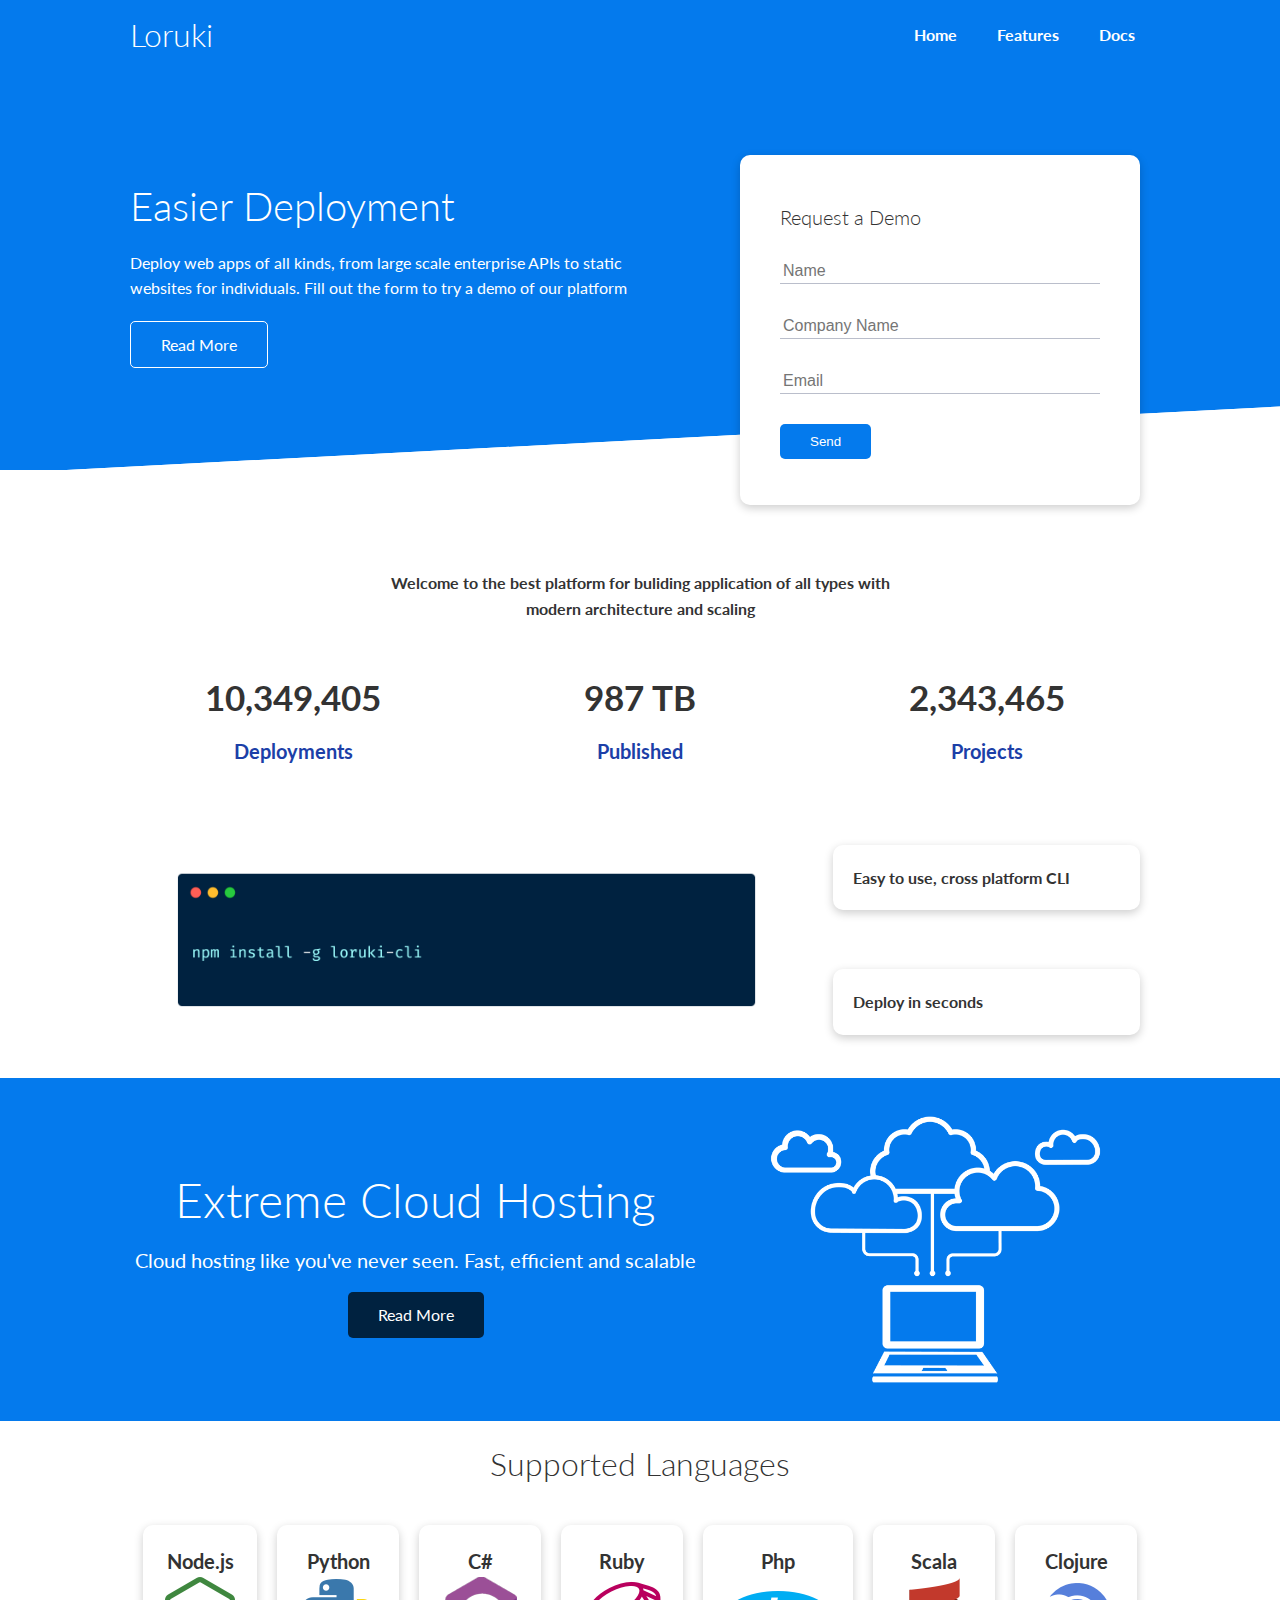
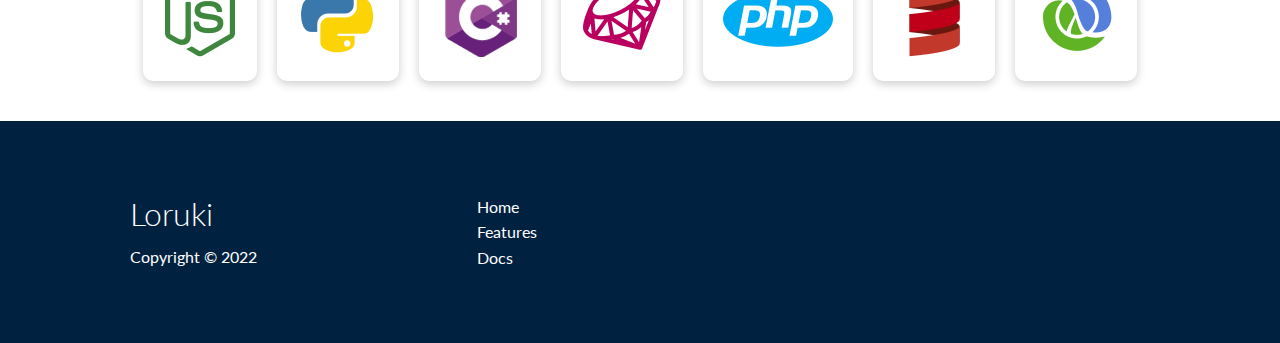
<file: index.html>
<!DOCTYPE html>
<html lang="en">
  <head>
    <meta charset="UTF-8" />
    <meta http-equiv="X-UA-Compatible" content="IE=edge" />
    <meta name="viewport" content="width=device-width, initial-scale=1.0" />
    <link
      rel="stylesheet"
      href="https://cdnjs.cloudflare.com/ajax/libs/font-awesome/6.0.0-beta3/css/all.min.css"
      integrity="sha512-Fo3rlrZj/k7ujTnHg4CGR2D7kSs0v4LLanw2qksYuRlEzO+tcaEPQogQ0KaoGN26/zrn20ImR1DfuLWnOo7aBA=="
      crossorigin="anonymous"
      referrerpolicy="no-referrer"
    />
    <link rel="stylesheet" href="css/style.css" />
    <title>Loruki | Cloud Hosting For Everuone</title>
  </head>
  <body>
    <!-- Navbar -->
    <header class="navbar">
      <div class="container flex">
        <h1 class="logo">Loruki</h1>
        <nav>
          <ul>
            <li><a href="index.html">Home</a></li>
            <li><a href="features.html">Features</a></li>
            <li><a href="docs.html">Docs</a></li>
          </ul>
        </nav>
      </div>
    </header>

    <!-- showcase -->
    <section class="showcase">
      <div class="container grid">
        <section class="showcase-text">
          <h1>Easier Deployment</h1>
          <p>
            Deploy web apps of all kinds, from large scale enterprise APIs to
            static websites for individuals. Fill out the form to try a demo of
            our platform
          </p>
          <a href="features.html" class="btn btn-outline">Read More</a>
        </section>

        <section class="showcase-form card">
          <h2>Request a Demo</h2>
          <form>
            <div class="form-control">
              <input type="text" name="name" placeholder="Name" />
            </div>
            <div class="form-control">
              <input
                type="text"
                name="company"
                placeholder="Company Name"
                required
              />
            </div>
            <div class="form-control">
              <input type="text" name="email" placeholder="Email" />
            </div>
            <input type="submit" value="Send" class="btn btn-primary" />
          </form>
        </section>
      </div>
    </section>

    <!-- Stats -->
    <section class="stats">
      <div class="container">
        <h3 class="stats-heading text-center mY-1 t-16">
          Welcome to the best platform for buliding application of all types
          with modern architecture and scaling
        </h3>
        <section class="grid grid-3 text-center mY-4">
          <div>
            <i class="fas fa-server fa-4x"></i>
            <h3>10,349,405</h3>
            <p class="text-secondary">Deployments</p>
          </div>
          <div>
            <i class="fas fa-upload fa-4x"></i>
            <h3>987 TB</h3>
            <p class="text-secondary">Published</p>
          </div>
          <div>
            <i class="fas fa-project-diagram fa-4x"></i>
            <h3>2,343,465</h3>
            <p class="text-secondary">Projects</p>
          </div>
        </section>
      </div>
    </section>

    <!-- Cli -->
    <section class="cli">
      <div class="container grid">
        <img src="images/cli.png" alt="cli" />
        <div class="card">
          <h3 class="t-16">Easy to use, cross platform CLI</h3>
        </div>
        <div class="card">
          <h3 class="t-16">Deploy in seconds</h3>
        </div>
      </div>
    </section>

    <!-- cloud section -->
    <section class="cloud bg-primary mY-2 pY-2">
      <div class="container grid">
        <div class="text-center">
          <h2 class="t-48">Extreme Cloud Hosting</h2>
          <p class="mY-1 t-20">
            Cloud hosting like you've never seen. Fast, efficient and scalable
          </p>
          <a href="feature.html" class="btn btn-dark t-16">Read More</a>
        </div>
        <img src="images/cloud.png" alt="cloud" />
      </div>
    </section>

    <!-- Languages -->
    <section class="languages">
      <h2 class="t-32 text-center mY-2">Supported Languages</h2>
      <div class="container flex">
        <div class="card">
          <h4 class="t-20">Node.js</h4>
          <img src="images/logos/node.png" alt="node.js" />
        </div>
        <div class="card">
          <h4 class="t-20">Python</h4>
          <img src="images/logos/python.png" alt="python" />
        </div>
        <div class="card">
          <h4 class="t-20">C#</h4>
          <img src="images/logos/csharp.png" alt="c#" />
        </div>
        <div class="card">
          <h4 class="t-20">Ruby</h4>
          <img src="images/logos/ruby.png" alt="ruby" />
        </div>
        <div class="card">
          <h4 class="t-20">Php</h4>
          <img src="images/logos/php.png" alt="php" />
        </div>
        <div class="card">
          <h4 class="t-20">Scala</h4>
          <img src="images/logos/scala.png" alt="scala" />
        </div>
        <div class="card">
          <h4 class="t-20">Clojure</h4>
          <img src="images/logos/clojure.png" alt="clojure" />
        </div>
      </div>
    </section>

    <!-- Footer -->
    <footer class="footer bg-dark pY-5">
      <div class="container grid grid-3">
        <div>
          <h1 class="t-32">Loruki</h1>
          <p class="t-16">Copyright &copy; 2022</p>
        </div>
        <nav>
          <ul>
            <li><a href="index.html" class="t-16">Home</a></li>
            <li><a href="features.html" class="t-16">Features</a></li>
            <li><a href="docs.html" class="t-16">Docs</a></li>
          </ul>
        </nav>
        <div class="social">
          <a href=""><i class="fab fa-github fa-3x"></i></a>
          <a href=""><i class="fab fa-facebook fa-3x"></i></a>
          <a href=""><i class="fab fa-instagram fa-3x"></i></a>
          <a href=""><i class="fab fa-twitter fa-3x"></i></a>
        </div>
      </div>
    </footer>
  </body>
</html>
</file>
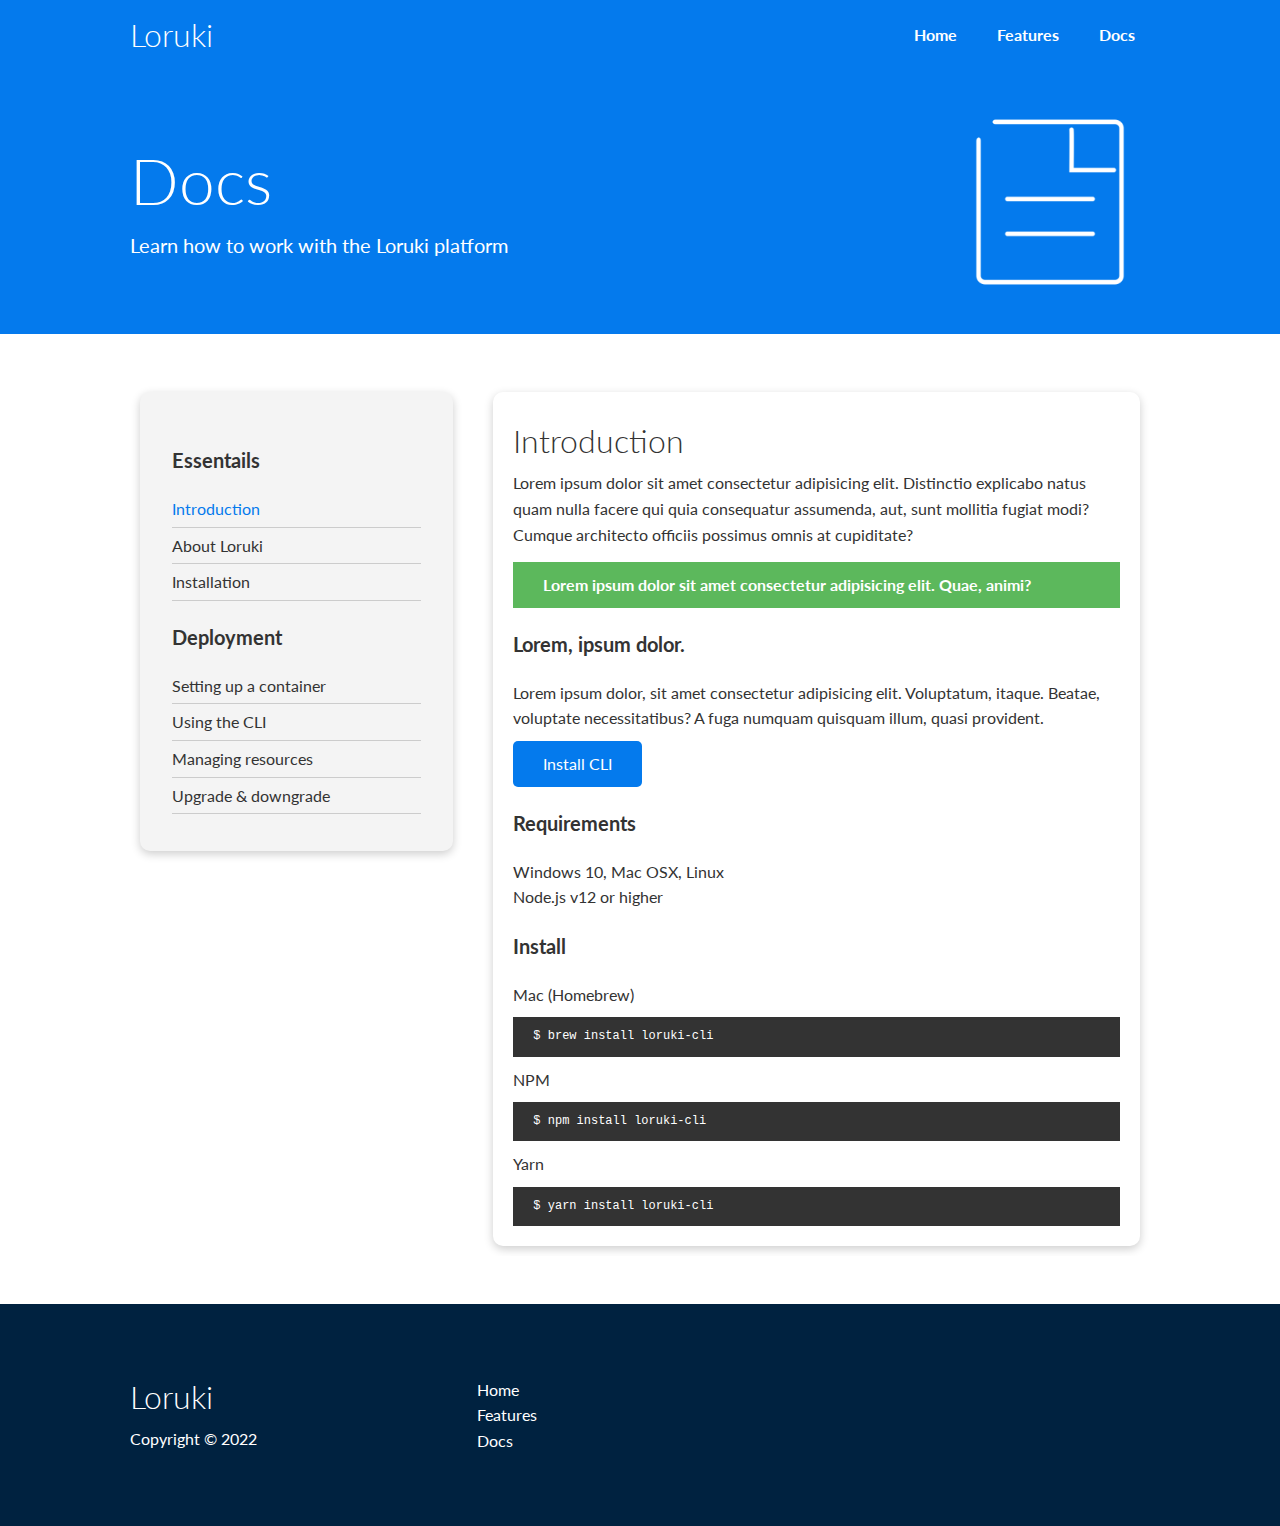
<file: docs.html>
<!DOCTYPE html>
<html lang="en">
  <head>
    <meta charset="UTF-8" />
    <meta http-equiv="X-UA-Compatible" content="IE=edge" />
    <meta name="viewport" content="width=device-width, initial-scale=1.0" />
    <link
      rel="stylesheet"
      href="https://cdnjs.cloudflare.com/ajax/libs/font-awesome/6.0.0-beta3/css/all.min.css"
      integrity="sha512-Fo3rlrZj/k7ujTnHg4CGR2D7kSs0v4LLanw2qksYuRlEzO+tcaEPQogQ0KaoGN26/zrn20ImR1DfuLWnOo7aBA=="
      crossorigin="anonymous"
      referrerpolicy="no-referrer"
    />
    <link rel="stylesheet" href="css/style.css" />
    <title>Loruki | Cloud Hosting For Everuone</title>
  </head>
  <body>
    <!-- Navbar -->
    <header class="navbar">
      <div class="container flex">
        <h1 class="logo">Loruki</h1>
        <nav>
          <ul>
            <li><a href="index.html">Home</a></li>
            <li><a href="features.html">Features</a></li>
            <li><a href="docs.html">Docs</a></li>
          </ul>
        </nav>
      </div>
    </header>

    <!-- Head -->
    <section class="docs-head bg-primary pY-3">
      <div class="container grid">
        <div>
          <h1 class="t-64">Docs</h1>
          <p class="t-20">Learn how to work with the Loruki platform</p>
        </div>
        <img src="images/docs.png" alt="docs" />
      </div>
    </section>

    <!-- Docs main -->
    <main class="docs-main mY-4">
      <div class="container grid">
        <div class="card bg-light p-3">
          <h3 class="mY-2 t-20">Essentails</h3>

          <nav>
            <ul>
              <li><a class="t-16 text-primary" href="#">Introduction</a></li>

              <li><a href="#" class="t-16">About Loruki</a></li>

              <li><a href="#" class="t-16">Installation</a></li>
            </ul>
          </nav>

          <h3 class="mY-2 t-20">Deployment</h3>

          <nav>
            <ul>
              <li><a href="#" class="t-16">Setting up a container</a></li>

              <li><a href="#" class="t-16">Using the CLI</a></li>

              <li><a href="#" class="t-16">Managing resources</a></li>

              <li><a href="#" class="t-16">Upgrade & downgrade</a></li>
            </ul>
          </nav>
        </div>
        <div class="card">
          <h2 class="t-32">Introduction</h2>

          <p class="t-16">
            Lorem ipsum dolor sit amet consectetur adipisicing elit. Distinctio
            explicabo natus quam nulla facere qui quia consequatur assumenda,
            aut, sunt mollitia fugiat modi? Cumque architecto officiis possimus
            omnis at cupiditate?
          </p>

          <div class="alert alert-success t-16">
            <i class="fas fa-info"></i>Lorem ipsum dolor sit amet consectetur
            adipisicing elit. Quae, animi?
          </div>

          <h3 class="t-20">Lorem, ipsum dolor.</h3>

          <p class="t-16">
            Lorem ipsum dolor, sit amet consectetur adipisicing elit.
            Voluptatum, itaque. Beatae, voluptate necessitatibus? A fuga numquam
            quisquam illum, quasi provident.
          </p>

          <a href="#" class="btn btn-primary t-16">Install CLI</a>

          <h3 class="t-20">Requirements</h3>

          <ul>
            <li class="t-16">Windows 10, Mac OSX, Linux</li>
            <li class="t-16">Node.js v12 or higher</li>
          </ul>

          <h3 class="t-20">Install</h3>

          <p class="t-16">Mac (Homebrew)</p>
          <pre><code>$ brew install loruki-cli</code></pre>

          <p class="t-16">NPM</p>
          <pre><code>$ npm install loruki-cli</code></pre>

          <p class="t-16">Yarn</p>
          <pre><code>$ yarn install loruki-cli</code></pre>
        </div>
      </div>
    </main>

    <!-- Footer -->
    <footer class="footer bg-dark pY-5">
      <div class="container grid grid-3">
        <div>
          <h1 class="t-32">Loruki</h1>
          <p class="t-16">Copyright &copy; 2022</p>
        </div>
        <nav>
          <ul>
            <li><a href="index.html" class="t-16">Home</a></li>
            <li><a href="features.html" class="t-16">Features</a></li>
            <li><a href="docs.html" class="t-16">Docs</a></li>
          </ul>
        </nav>
        <div class="social">
          <a href=""><i class="fab fa-github fa-3x"></i></a>
          <a href=""><i class="fab fa-facebook fa-3x"></i></a>
          <a href=""><i class="fab fa-instagram fa-3x"></i></a>
          <a href=""><i class="fab fa-twitter fa-3x"></i></a>
        </div>
      </div>
    </footer>
  </body>
</html>
</file>
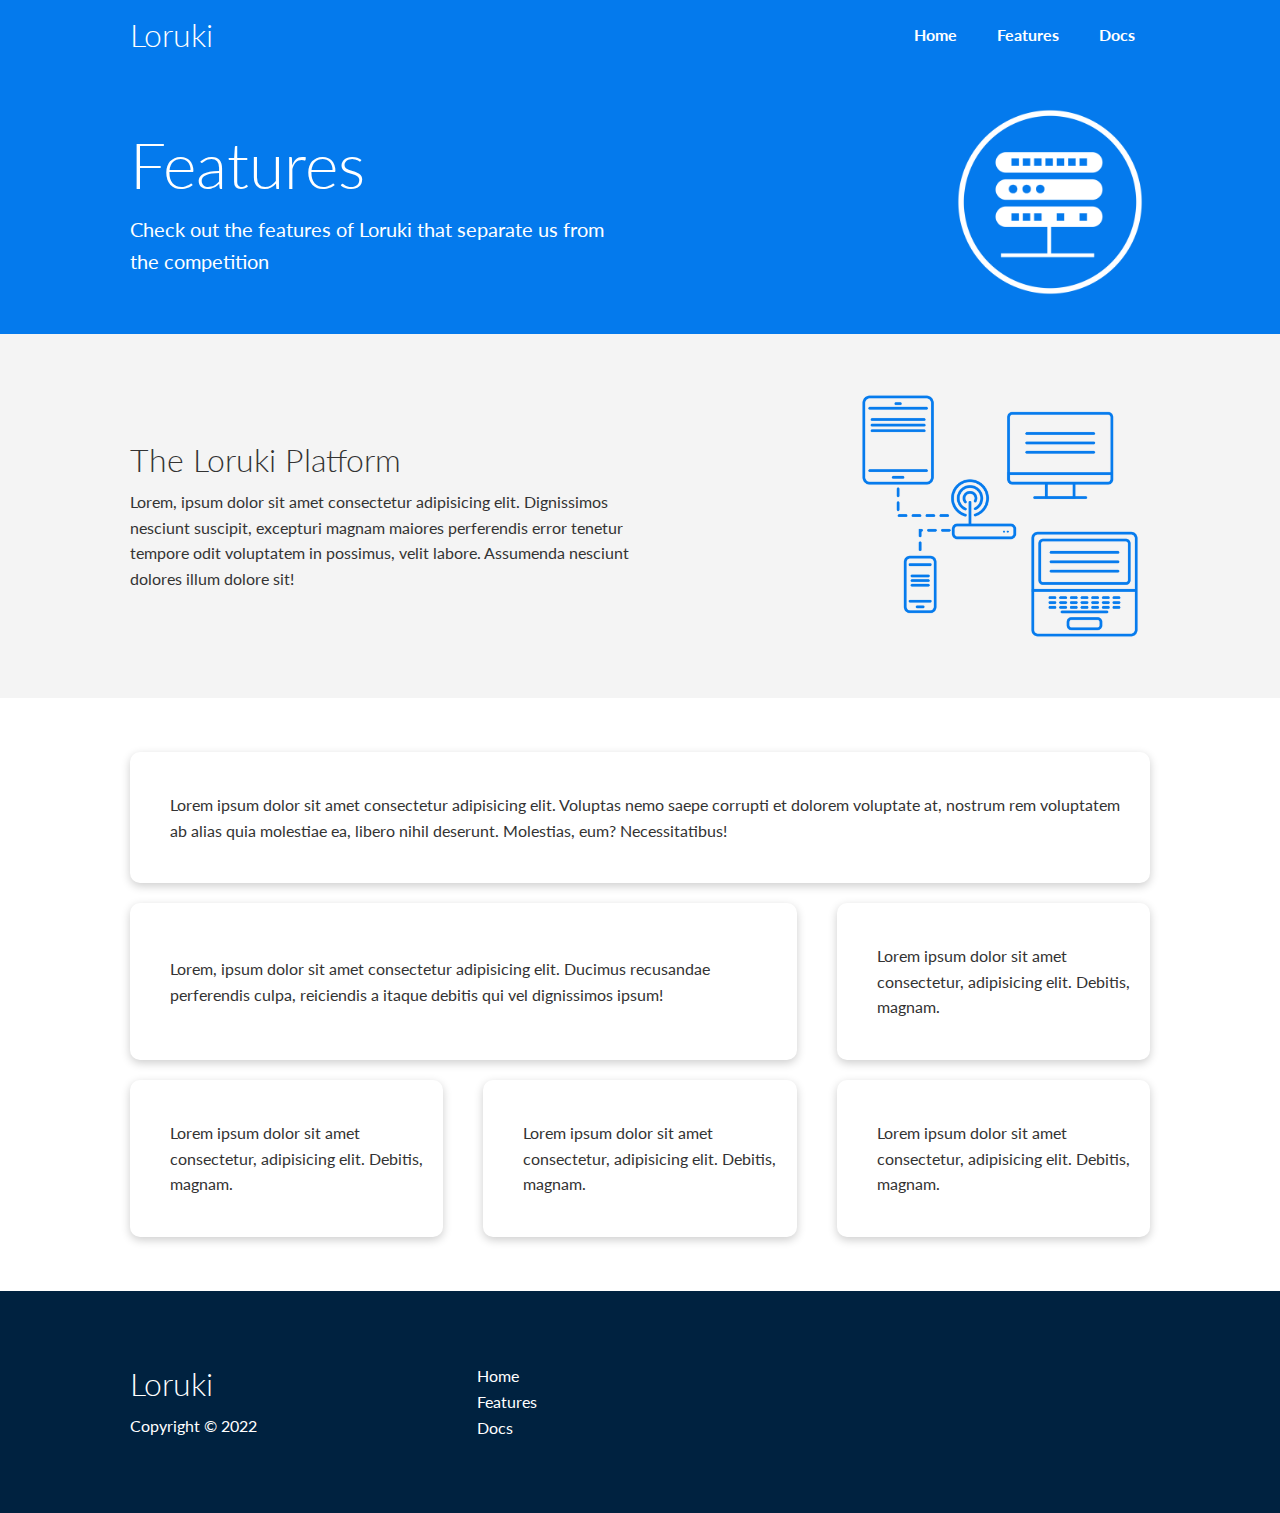
<file: features.html>
<!DOCTYPE html>
<html lang="en">
  <head>
    <meta charset="UTF-8" />
    <meta http-equiv="X-UA-Compatible" content="IE=edge" />
    <meta name="viewport" content="width=device-width, initial-scale=1.0" />
    <link
      rel="stylesheet"
      href="https://cdnjs.cloudflare.com/ajax/libs/font-awesome/6.0.0-beta3/css/all.min.css"
      integrity="sha512-Fo3rlrZj/k7ujTnHg4CGR2D7kSs0v4LLanw2qksYuRlEzO+tcaEPQogQ0KaoGN26/zrn20ImR1DfuLWnOo7aBA=="
      crossorigin="anonymous"
      referrerpolicy="no-referrer"
    />
    <link rel="stylesheet" href="css/style.css" />
    <title>Loruki | Cloud Hosting For Everuone</title>
  </head>
  <body>
    <!-- Navbar -->
    <header class="navbar">
      <div class="container flex">
        <h1 class="logo">Loruki</h1>
        <nav>
          <ul>
            <li><a href="index.html">Home</a></li>
            <li><a href="features.html">Features</a></li>
            <li><a href="docs.html">Docs</a></li>
          </ul>
        </nav>
      </div>
    </header>

    <!-- Head -->
    <section class="features-head bg-primary pY-3">
      <div class="container grid">
        <div>
          <h1 class="t-64">Features</h1>
          <p class="t-20">
            Check out the features of Loruki that separate us from the
            competition
          </p>
        </div>
        <img src="images/server.png" alt="server" />
      </div>
    </section>

    <!-- Sub head -->
    <section class="features-sub bg-light pY-3">
      <div class="container grid">
        <div>
          <h1 class="t-32">The Loruki Platform</h1>
          <p class="t-16">
            Lorem, ipsum dolor sit amet consectetur adipisicing elit.
            Dignissimos nesciunt suscipit, excepturi magnam maiores perferendis
            error tenetur tempore odit voluptatem in possimus, velit labore.
            Assumenda nesciunt dolores illum dolore sit!
          </p>
        </div>
        <img src="images/server2.png" alt="server" />
      </div>
    </section>

    <main class="features-main mY-2">
      <div class="container grid grid-3">
        <div class="card flex">
          <i class="fas fa-server fa-4x"></i>
          <p class="t-16">
            Lorem ipsum dolor sit amet consectetur adipisicing elit. Voluptas
            nemo saepe corrupti et dolorem voluptate at, nostrum rem voluptatem
            ab alias quia molestiae ea, libero nihil deserunt. Molestias, eum?
            Necessitatibus!
          </p>
        </div>
        <div class="card flex">
          <i class="fas fa-network-wired fa-4x"></i>
          <p class="t-16">
            Lorem, ipsum dolor sit amet consectetur adipisicing elit. Ducimus
            recusandae perferendis culpa, reiciendis a itaque debitis qui vel
            dignissimos ipsum!
          </p>
        </div>
        <div class="card flex">
          <i class="fas fa-laptop-code fa-4x"></i>
          <p class="t-16">
            Lorem ipsum dolor sit amet consectetur, adipisicing elit. Debitis,
            magnam.
          </p>
        </div>
        <div class="card flex">
          <i class="fas fa-database fa-4x"></i>
          <p class="t-16">
            Lorem ipsum dolor sit amet consectetur, adipisicing elit. Debitis,
            magnam.
          </p>
        </div>
        <div class="card flex">
          <i class="fas fa-power-off fa-4x"></i>
          <p class="t-16">
            Lorem ipsum dolor sit amet consectetur, adipisicing elit. Debitis,
            magnam.
          </p>
        </div>
        <div class="card flex">
          <i class="fas fa-upload fa-4x"></i>
          <p class="t-16">
            Lorem ipsum dolor sit amet consectetur, adipisicing elit. Debitis,
            magnam.
          </p>
        </div>
      </div>
    </main>

    <!-- Footer -->
    <footer class="footer bg-dark pY-5">
      <div class="container grid grid-3">
        <div>
          <h1 class="t-32">Loruki</h1>
          <p class="t-16">Copyright &copy; 2022</p>
        </div>
        <nav>
          <ul>
            <li><a href="index.html" class="t-16">Home</a></li>
            <li><a href="features.html" class="t-16">Features</a></li>
            <li><a href="docs.html" class="t-16">Docs</a></li>
          </ul>
        </nav>
        <div class="social">
          <a href=""><i class="fab fa-github fa-3x"></i></a>
          <a href=""><i class="fab fa-facebook fa-3x"></i></a>
          <a href=""><i class="fab fa-instagram fa-3x"></i></a>
          <a href=""><i class="fab fa-twitter fa-3x"></i></a>
        </div>
      </div>
    </footer>
  </body>
</html>
</file>
<file: css/style.css>
@import url("https://fonts.googleapis.com/css2?family=Lato:wght@300&display=swap");
@import url("./utilities.css");
:root {
  --primary-color: #047aed;
  --secondary-color: #1c3fa8;
  --dark-color: #002240;
  --light-color: #f4f4f4;
  --success-color: #5cb85c;
  --error-color: #d9534f;
  --grey-color: #333;
  --white-color: #fff;
}

* {
  box-sizing: border-box;
  padding: 0;
  margin: 0;
}

html {
  font-size: 10px;
}

body {
  font-family: "lato", "sans-serif";
  color: var(--grey-color);
  line-height: 1.6;
}

ul {
  list-style: none;
}

a {
  text-decoration: none;
  color: var(--grey-color);
}

h1,
h2 {
  font-weight: 300;
  line-height: 1.2;
  margin: 1rem 0;
}

p {
  margin: 1rem 0;
}

img {
  width: 100%;
}

code,
pre {
  background-color: var(--grey-color);
  color: var(--white-color);
  padding: 1rem;
  font-size: 1.2rem;
}

/* Navbar Section */
.navbar .flex {
  justify-content: space-between;
}

.navbar {
  background-color: var(--primary-color);
  color: var(--white-color);
  height: 7rem;
}

.logo {
  font-size: 3.2rem;
}

.navbar ul {
  display: flex;
  gap: 1rem;
}

.navbar a {
  color: var(--white-color);
  margin: 0 0.5rem;
  padding: 1rem;
  font-size: 1.6rem;
  font-weight: bold;
}

.navbar a:hover {
  border-bottom: 2px var(--white-color) solid;
}

/* Showcase */
.showcase {
  background-color: var(--primary-color);
  height: 40rem;
  color: var(--white-color);
  position: relative;
}

.showcase::before,
.showcase::after {
  content: "";
  position: absolute;
  height: 10rem;
  bottom: -7rem;
  right: 0;
  left: 0;
  background-color: var(--white-color);
  transform: skewY(-3deg);
  -webkit-transform: skewY(-3deg);
  -moz-transform: skewY(-3deg);
  -ms-transform: skewY(-3deg);
}

.showcase .grid {
  overflow: visible;
}

.showcase-form {
  position: relative;
  top: 6rem;
  height: 35rem;
  width: 40rem;
  padding: 4rem;
  z-index: 10;
  justify-self: flex-end;
  animation: slideInFormRight 1s ease-in;

}

.showcase-text {
  animation: slideInFormLeft 1s ease-in;
}

.showcase-form .form-control {
  margin: 3rem 0;
}

.showcase-form input[type="text"],
.showcase-form input[type="email"] {
  border: 0;
  border-bottom: 1px solid #babecb;
  width: 100%;
  padding: 3px;
  font-size: 1.6rem;
}

.showcase-form input:focus {
  outline: none;
}

.showcase h1 {
  font-size: 4rem;
}

.showcase h2 {
  font-size: 2rem;
}

.showcase p {
  margin: 2rem 0;
  font-size: 1.6rem;
}

.showcase a {
  font-size: 1.6rem;
}

/* State */
.stats {
  padding-top: 10rem;
  animation: slideInFormBottom 1s ease-in;
}

.stats-heading {
  max-width: 50rem;
  margin: auto;

}

.stats .grid h3 {
  font-size: 3.5rem;
}

.stats .grid p {
  font-size: 2rem;
  font-weight: bold;
}

/* cli */
.cli .grid {
  grid-template-columns: repeat(3, 1fr);
  grid-template-rows: repeat(2, 1fr);
}

.cli .grid > *:first-child {
  grid-column: 1 / span 2;
  grid-row: 1 / span 2;
}

/* Cloud */
.cloud .grid {
  grid-template-columns: 4fr 3fr;
}

/* Languages */
.languages .flex {
  flex-wrap: wrap;
}

.languages .card {
  text-align: center;
  margin: 1.8rem 1rem 4rem;
  transition: transform 0.2s ease-in;
}

.languages .card .h4 {
  margin-bottom: 1rem;
}

.languages .card:hover {
  transform: translateY(-15px);
}

/* Footer */
.footer .social a {
  margin: 0 1rem;
}

/* Features */
.features-head img {
  width: 200px;
  justify-self: flex-end;
}

.features-sub img {
  width: 300px;
  justify-self: flex-end;
}

.features-main .card > i {
  margin-right: 2rem;
}

.features-main .grid {
  padding: 3rem;
}

.features-main .grid > *:first-child {
  grid-column: 1 / span 3;
}

.features-main .grid > *:nth-child(2) {
  grid-column: 1 / span 2;
}

/* Docs */
.docs-head img {
  width: 200px;
  justify-self: flex-end;
}

.docs-main h3 {
  margin: 2rem 0;
}

.docs-main .grid {
  grid-template-columns: 1fr 2fr;
  align-items: flex-start;
}

.docs-main nav li {
  padding-bottom: 5px;
  margin-bottom: 5px;
  border-bottom: 1px #ccc solid;
}

.docs-main a:hover {
  font-weight: bold;
}

/* Animation */
@keyframes slideInFormLeft {
  0% {
    transform: translateX(-100%);
  }
  100% {
    transform: translateX(0);
  }
}

@keyframes slideInFormRight {
  0% {
    transform: translateX(100%);
  }
  100% {
    transform: translateX(0);
  }
}

@keyframes slideInFormBottom {
  0% {
    transform: translateY(100%);
  }
  100% {
    transform: translateY(0);
  }
}

@keyframes slideInFormTop {
  0% {
    transform: translateY(-100%);
  }
  100% {
    transform: translateY(0);
  }
}

/* Tablets and under */
@media (max-width: 768px) {
  .grid,
  .showcase .grid,
  .stats .grid,
  .cli .grid,
  .cloud .grid,
  .features-main .grid,
  .docs-main .grid {
    grid-template-columns: 1fr;
    grid-template-rows: 1fr;
  }

  .showcase {
    height: auto;
  }

  .showcase-text {
    text-align: center;
    margin-top: 4rem;
  }

  .showcase-form {
    justify-self: center;
    margin: auto;
  }
  .cli .grid > *:first-child {
    grid-column: 1;
    grid-row: 1;
  }

  .features-head,
  .features-sub,
  .docs-head {
    text-align: center;
  }

  .features-head img,
  .features-sub img,
  .docs-head img {
    justify-self: center;
  }

  .features-main .grid > *:first-child,
  .features-main .grid > *:nth-child(2) {
    grid-column: 1;
  }
}

/* Mobile */
@media (max-width: 500px) {
  .navbar {
    height: 110px;
  }

  .navbar .flex {
    flex-direction: column;
  }

  .navbar ul {
    padding: 1rem;
    background-color: rgba(0, 0, 0, 0.1);
  }

  .showcase-form {
    width: 300px;
  }
}
</file>
